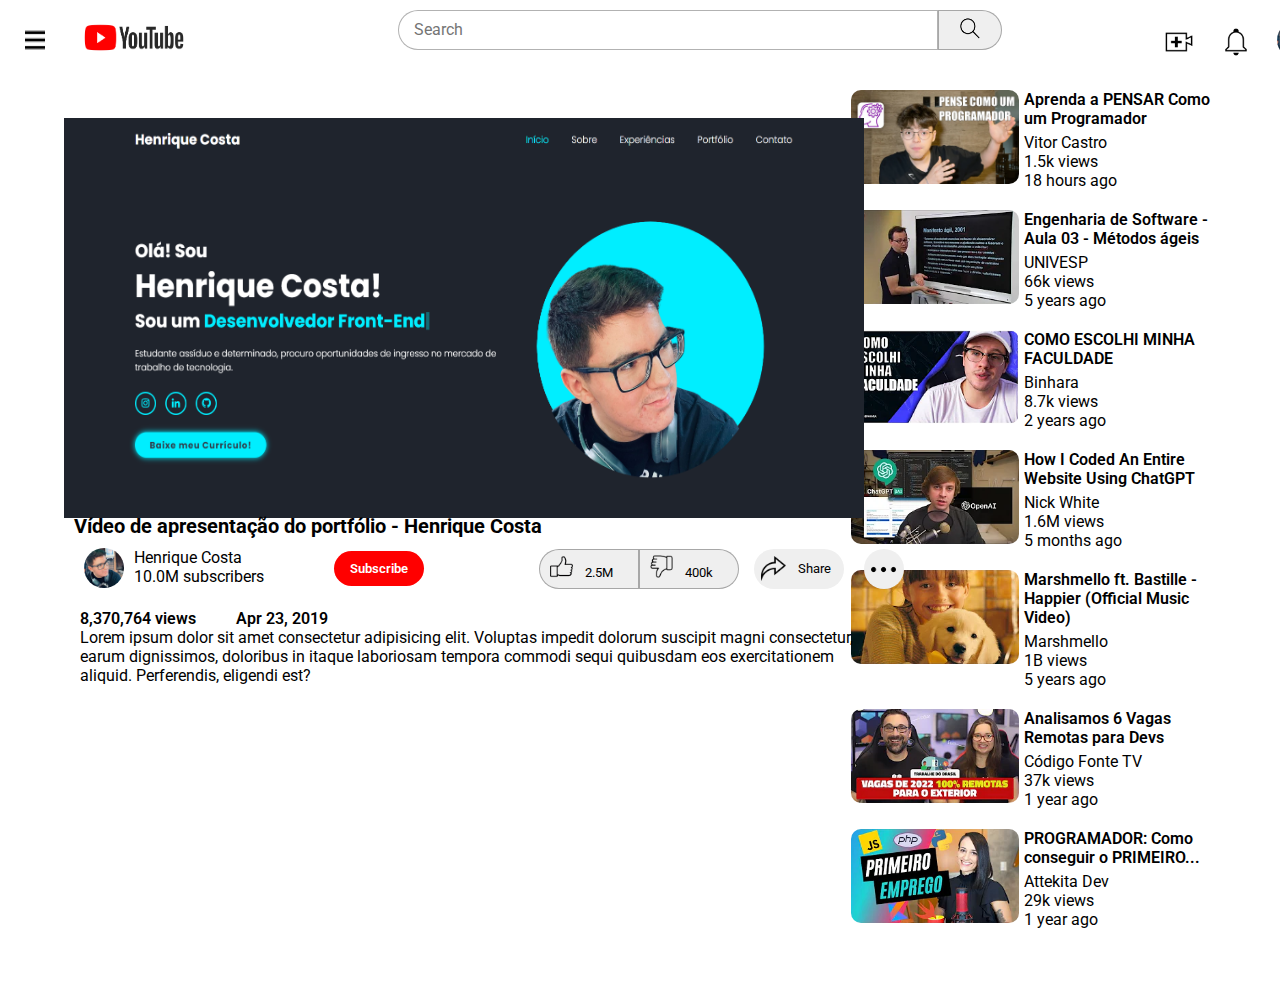
<file: CSS-2/index.html>
<!DOCTYPE html>
<html lang="pt-br">
  <head>
    <meta charset="UTF-8" />
    <meta name="viewport" content="width=device-width, initial-scale=1.0" />
    <link rel="stylesheet" href="assets/styles/styles.css" />
    <title>Youtube</title>
  </head>
  <body>
    <header>
      <!--Criação dos itens do menu de navegação-->
      <div class="menu-navegacao">
        <img src="assets/images/menu.png" alt="Menu de Navegação" />
      <div class="logo">
        <img src="assets/images/YoutubeLogo.png" alt="Logo do Youtube" />
      </div>
        </div>
      </div>
      <div class="menu-pesquisa">
        <input type="text" name="pesquisar" id="#barra-pesquisa" placeholder="Search" />
        <button type="submit">
          <img src="assets/images/pesquisa.png" alt="Ícone pesquisa" />
        </button>
      </div>
      <div class="perfil">
        <div class="upload">
          <img src="assets/images/upload.png" alt="Ícone de upload de videos" />
        </div>
        <div class="notificacoes">
          <img
            src="assets/images/notificacao.png"
            alt="Ícone de notificações"
          />
        </div>
        <div class="perfil-usuario">
          <img
            src="assets/images/perfil.jpg"
            alt="Exemplo de imagem de perfil"
          />
        </div>
      </div>
    </header>

    <!--Parte do vídeo e recomendações-->
      <section>
        <div class="conteudo">
        <div class="video">
            <img src="assets/images/capa-video.png" alt="Exemplo de capa de vídeo">
            <div class="titulo-video">
                <h3>Vídeo de apresentação do portfólio - Henrique Costa</h3>
            </div>
            <div class="descricao-canal">
            <img src="assets/images/perfil.jpg" alt="Exemplo de imagem de perfil">
            <div class="texto">
              <p class="titulo-canal">Henrique Costa</p>
            <p class="numero-inscritos">10.0M subscribers</p>
          </div>
        </div>
          <div class="botoes">
            <div class="inscricao">
              <button>Subscribe</button>
            </div>
            <div class="like-dislike">
                <button class="like">
                  <div class="imagem">
                    <img src="assets/images/thumb-up.png" alt="Gostei!">
                    <p>2.5M</p>
                  </div>
                  </button>
                <button class="dislike">
                  <div class="imagem">
                    <img src="assets/images/thumb-down.png" alt="Não Gostei.">
                    <p>400k</p>
                  </div>
                </button>
            </div>
            <div class="opcoes">
              <button>
              <div class="compartilhar">
                <img src="assets/images/share.png" alt="Ícone de compartilhamento de vídeo">
                <p>Share</p>
              </div>
              </button>
              
              <div class="mais-opcoes">
                <button>
                    <img src="assets/images/more.png" alt="Mais opções">
                </button>
              </div>
            </div>
          </div>
          <div class="estatisticas-video">
            <p class="visualizacoes">8,370,764 views</p>
            <p class="data">Apr 23, 2019</p>
          </div>
          <div class="descricao-video">
            <p class="descricao">Lorem ipsum dolor sit amet consectetur adipisicing elit. Voluptas impedit dolorum suscipit magni consectetur, earum dignissimos, doloribus in itaque laboriosam tempora commodi sequi quibusdam eos exercitationem aliquid. Perferendis, eligendi est?</p>
          </div>
        </div> 
        <!--Recomendações de vídeos similares-->
        <div class="menu-recomendacoes">
          <div class="recomendacao">
            <img src="assets/images/video2.webp" alt="thumbnail do vídeo de exemplo 2">
            <p class="titulo-recomendacao">Aprenda a PENSAR Como um Programador</p>
            <p class="descricao-recomendacao">Vitor Castro</p>
            <p class="descricao-recomendacao-1">1.5k views</p>
            <p class="descricao-recomendacao-2">18 hours ago</p>
          </div>
          <div class="recomendacao">
            <img src="assets/images/video4.webp" alt="thumbnail do vídeo de exemplo 4">
            <p class="titulo-recomendacao">Engenharia de Software - Aula 03 - Métodos ágeis</p>
            <p class="descricao-recomendacao">UNIVESP</p>
            <p class="descricao-recomendacao-1">66k views</p>
            <p class="descricao-recomendacao-2">5 years ago</p>
          </div>
          <div class="recomendacao">
            <img src="assets/images/video5.webp" alt="thumbnail do vídeo de exemplo 5">
            <p class="titulo-recomendacao">COMO ESCOLHI MINHA FACULDADE</p>
            <p class="descricao-recomendacao">Binhara</p>
            <p class="descricao-recomendacao-1">8.7k views</p>
            <p class="descricao-recomendacao-2">2 years ago</p>
          </div>
          <div class="recomendacao">
            <img src="assets/images/video6.webp" alt="thumbnail do vídeo de exemplo 6">
            <p class="titulo-recomendacao">How I Coded An Entire Website Using ChatGPT</p>
            <p class="descricao-recomendacao">Nick White</p>
            <p class="descricao-recomendacao-1">1.6M views</p>
            <p class="descricao-recomendacao-2">5 months ago</p>
          </div>
          <div class="recomendacao">
            <img src="assets/images/video7.webp" alt="thumbnail do vídeo de exemplo 7">
            <p class="titulo-recomendacao">Marshmello ft. Bastille - Happier (Official Music Video)</p>
            <p class="descricao-recomendacao">Marshmello</p>
            <p class="descricao-recomendacao-1">1B views</p>
            <p class="descricao-recomendacao-2">5 years ago</p>
          </div>
          <div class="recomendacao">
            <img src="assets/images/video8.webp" alt="thumbnail do vídeo de exemplo 8">
            <p class="titulo-recomendacao">Analisamos 6 Vagas Remotas para Devs</p>
            <p class="descricao-recomendacao">Código Fonte TV</p>
            <p class="descricao-recomendacao-1">37k views</p>
            <p class="descricao-recomendacao-2">1 year ago</p>
          </div>
          <div class="recomendacao">
            <img src="assets/images/video9.webp" alt="thumbnail do vídeo de exemplo 9">
            <p class="titulo-recomendacao">PROGRAMADOR: Como conseguir o PRIMEIRO...</p>
            <p class="descricao-recomendacao">Attekita Dev</p>
            <p class="descricao-recomendacao-1">29k views</p>
            <p class="descricao-recomendacao-2">1 year ago</p>
          </div>
        </div>
        </div>
        
      </section>
    

    </div>
  </body>
</html>
</file>
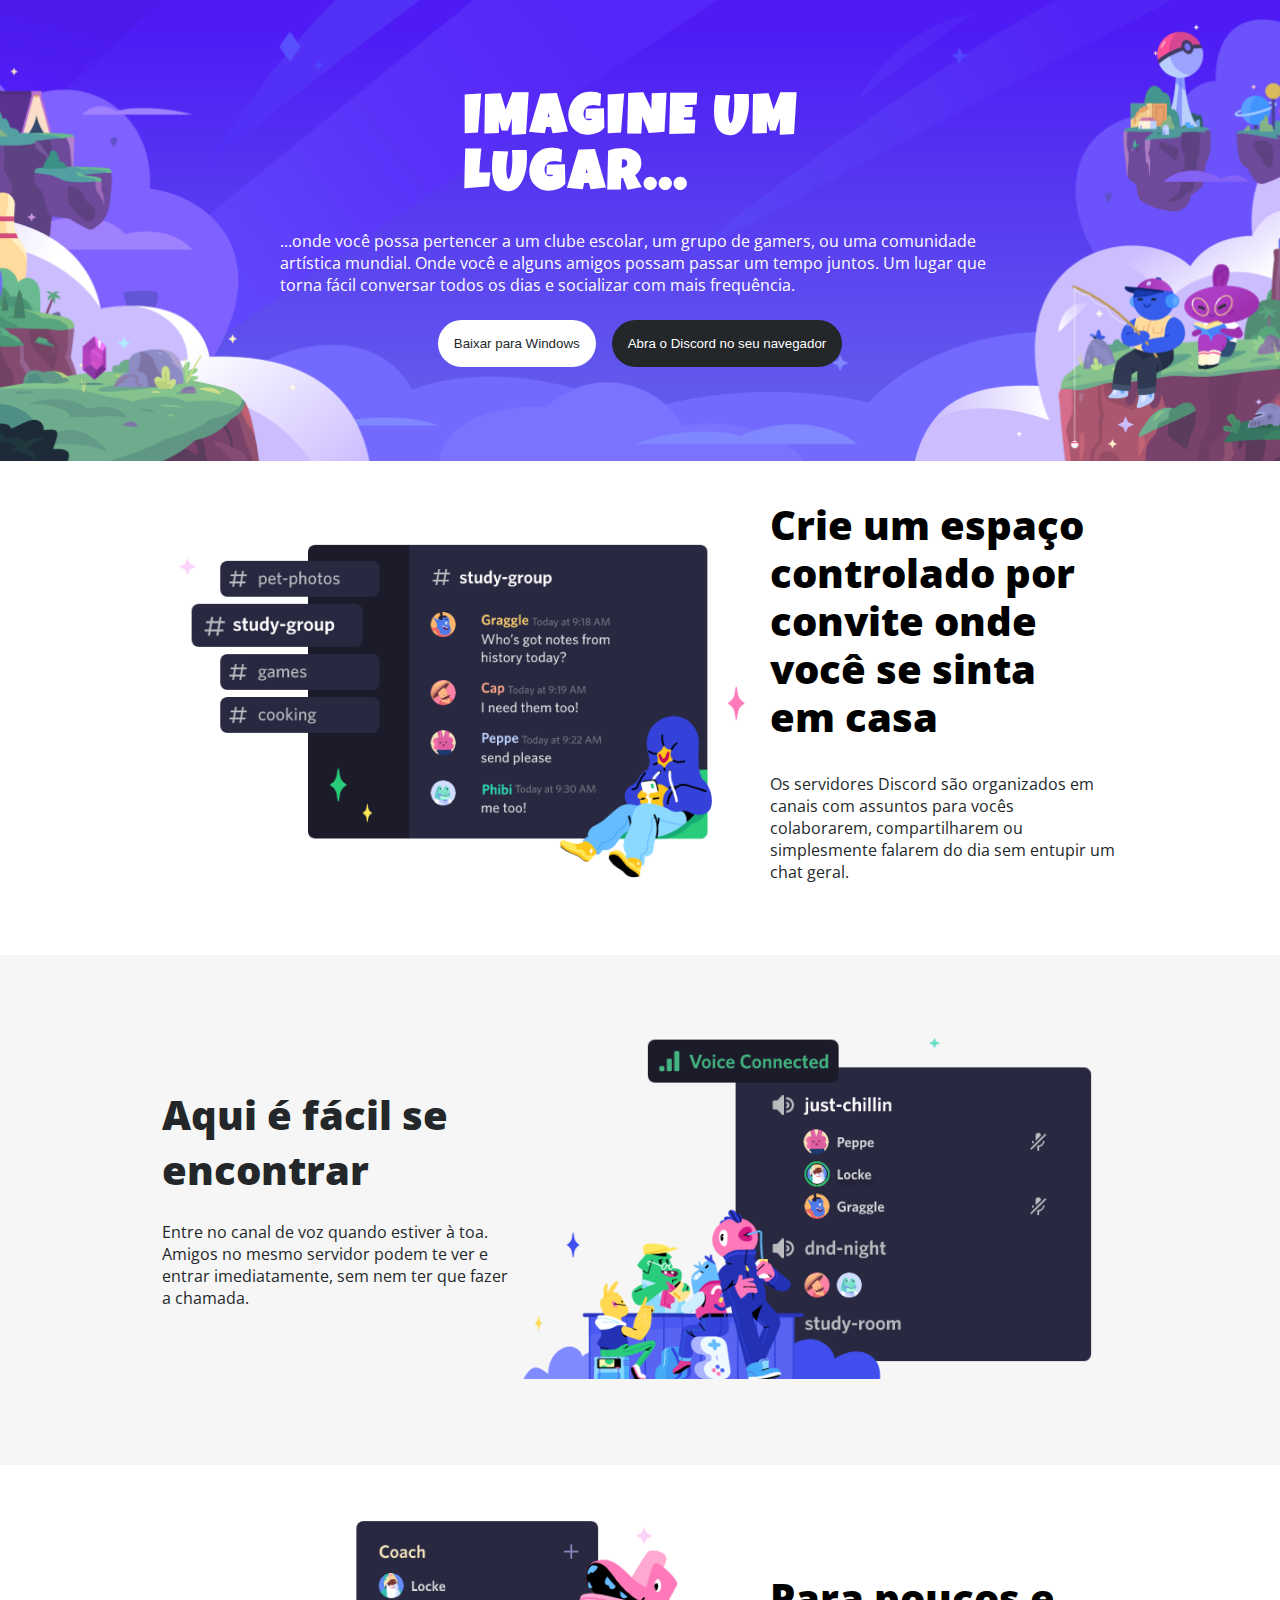
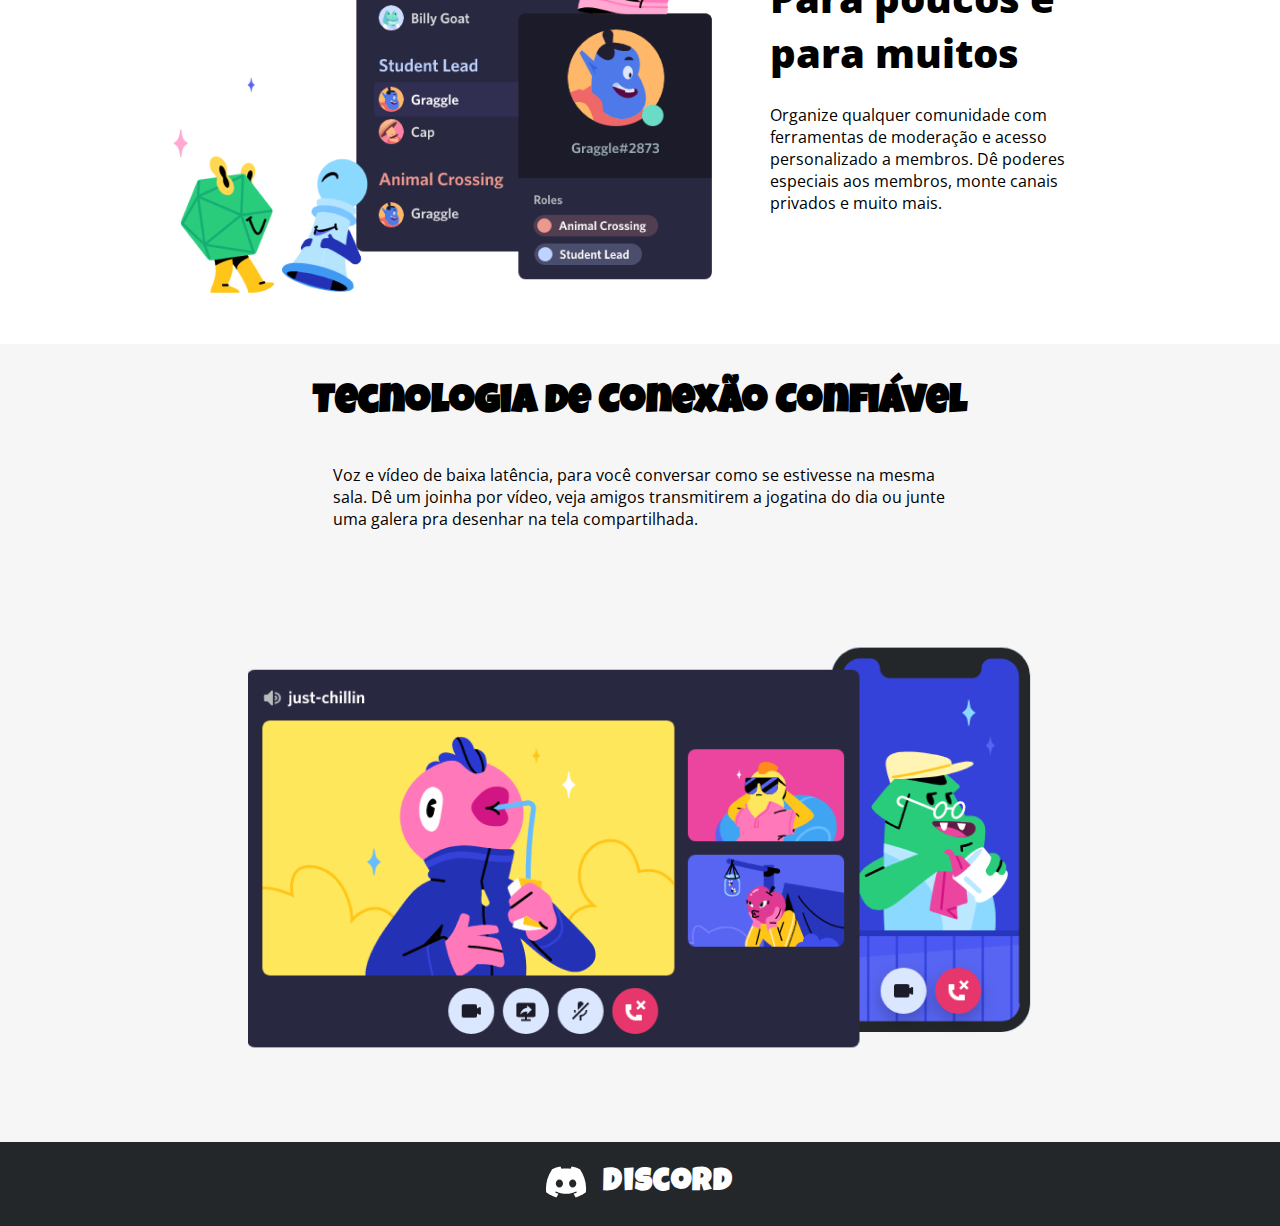
<file: CSS-4/index.html>
<!DOCTYPE html>
<html lang="pt-br">
  <head>
    <meta charset="UTF-8" />
    <meta name="viewport" content="width=device-width, initial-scale=1.0" />
    <link rel="stylesheet" href="assets/styles/style.css" />
    <link
      rel="shortcut icon"
      href="assets/images/discord-icon.svg"
      type="image/x-icon"
    />
    <title>Discord</title>
  </head>
  <body>
    <header>
      <div class="conteudo-header">
        <h1 class="header-h1">Imagine um lugar...</h1>
        <p class="header-p">
          ...onde você possa pertencer a um clube escolar, um grupo de gamers,
          ou uma comunidade artística mundial. Onde você e alguns amigos possam
          passar um tempo juntos. Um lugar que torna fácil conversar todos os
          dias e socializar com mais frequência.
        </p>
        <div class="header-botoes">
          <button class="botao-baixar">Baixar para Windows</button>
          <button class="abrir-no-navegador">
            Abra o Discord no seu navegador
          </button>
        </div>
      </div>
    </header>
    <main>
      <section class="secao-1">
        <div class="conteudo-secao-1">
          <div class="imagem-secao-1">
            <img
              src="assets/images/Secao-1.png"
              alt=""
              class="imagem-secao-1"
            />
          </div>
          <div class="texto-secao-1">
            <h3 class="secao-1-h3">
              Crie um espaço controlado por convite onde você se sinta em casa
            </h3>
            <p class="secao-1-p">
              Os servidores Discord são organizados em canais com assuntos para
              vocês colaborarem, compartilharem ou simplesmente falarem do dia
              sem entupir um chat geral.
            </p>
          </div>
        </div>
      </section>
      <section class="sessao-2">
        <div class="conteudo-sessao-2">
          <div class="imagem-sessao-2">
            <img src="assets/images/Sessao-2.png" alt="" />
          </div>
          <div class="texto-sessao-2">
            <h3 class="h3-sessao-2">Aqui é fácil se encontrar</h3>
            <p class="p-sessao-2">
              Entre no canal de voz quando estiver à toa. Amigos no mesmo
              servidor podem te ver e entrar imediatamente, sem nem ter que
              fazer a chamada.
            </p>
          </div>
        </div>
      </section>
      <section class="sessao-3">
        <div class="conteudo-sessao-3">
          <div class="imagem-sessao-3">
            <img src="assets/images/Sessao-3.png" alt="" />
          </div>
          <div class="texto-sessao-3">
            <h3 class="h3-sessao-3">Para poucos e para muitos</h3>
            <p class="p-sessao-3">
              Organize qualquer comunidade com ferramentas de moderação e acesso
              personalizado a membros. Dê poderes especiais aos membros, monte
              canais privados e muito mais.
            </p>
          </div>
        </div>
      </section>
      <section class="sessao-4">
        <div class="conteudo-sessao-4">
          <div class="imagem-sessao-4">
            <img src="assets/images/Sessao-4.png" alt="" />
          </div>
          <div class="texto-sessao-4">
            <h3 class="h3-sessao-4">Tecnologia de Conexão Confiável</h3>
            <p class="p-sessao-4">
              Voz e vídeo de baixa latência, para você conversar como se
              estivesse na mesma sala. Dê um joinha por vídeo, veja amigos
              transmitirem a jogatina do dia ou junte uma galera pra desenhar na
              tela compartilhada.
            </p>
          </div>
        </div>
      </section>
    </main>
    <footer>
      <div class="conteudo-footer">
        <div class="logo">
          <img src="assets/images/discord-icon.svg" alt="" />
        </div>
        <div class="texto-footer">
          <h3 class="h3-footer">Discord</h3>
        </div>
      </div>
    </footer>
  </body>
</html>
</file>
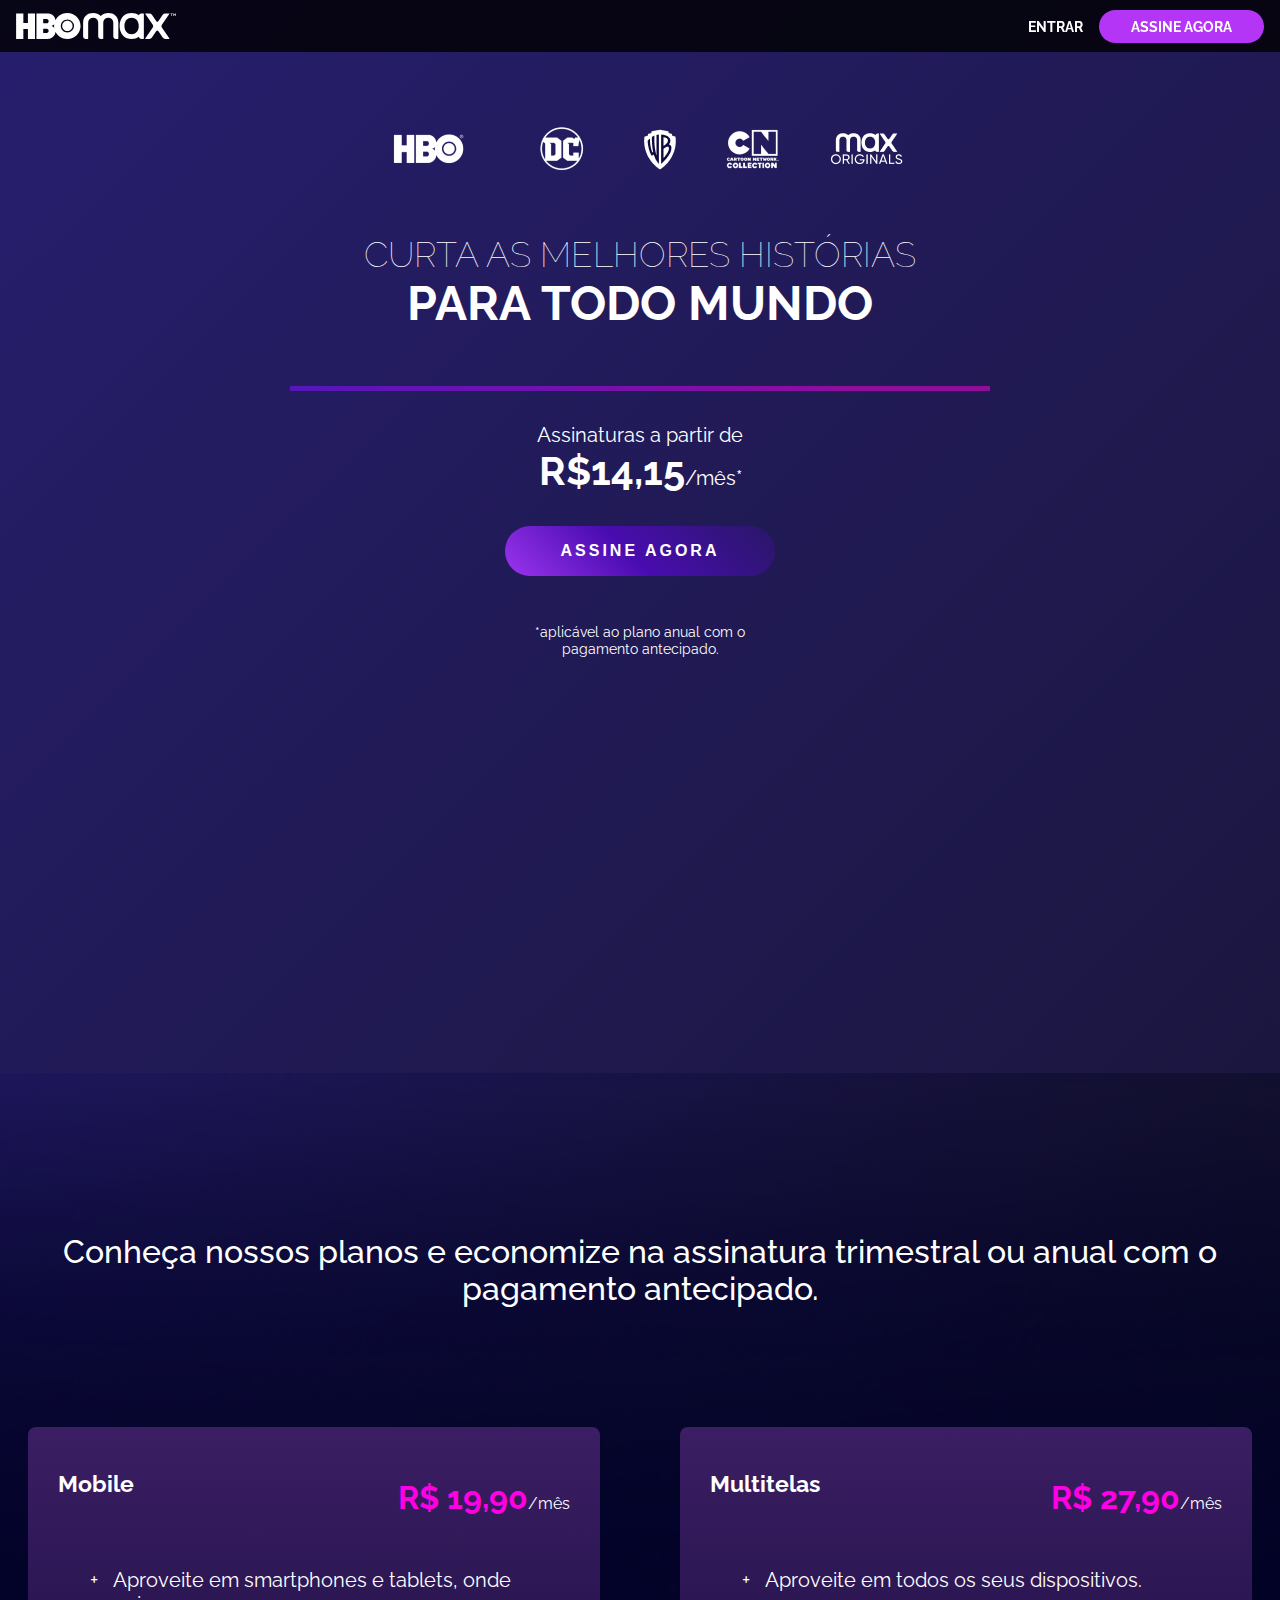
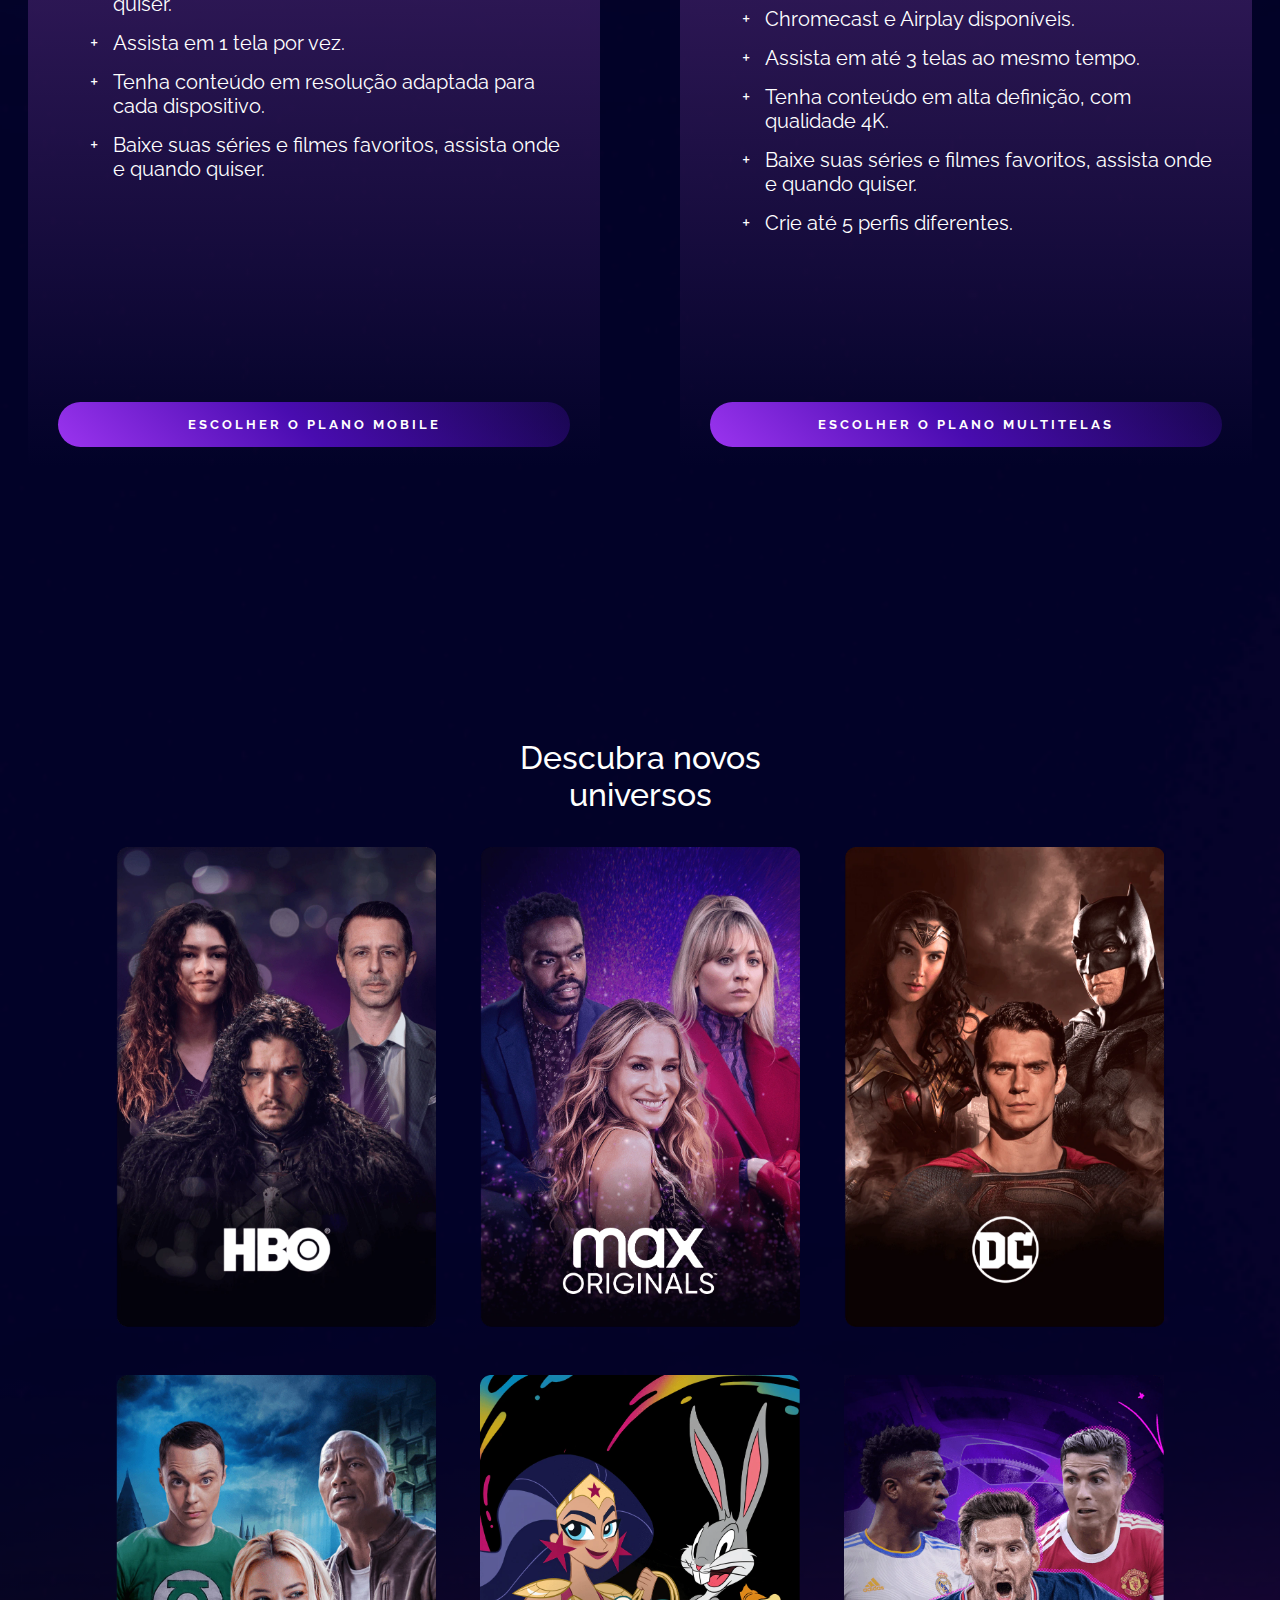
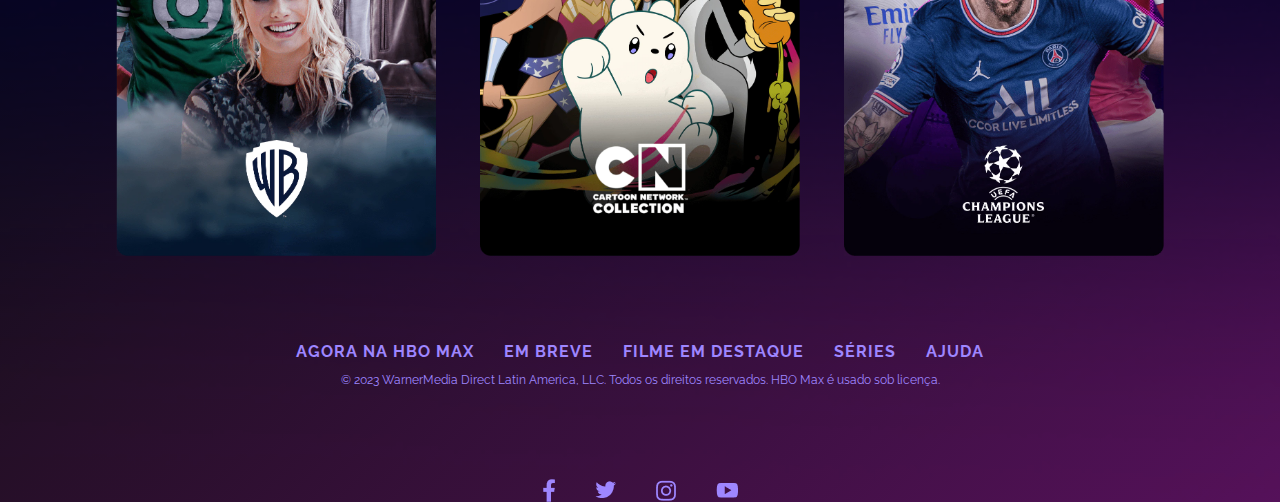
<file: CSS-6/index.html>
<!DOCTYPE html>
<html lang="en">
  <head>
    <meta charset="UTF-8" />
    <meta name="viewport" content="width=device-width, initial-scale=1.0" />
    <title>HBO Max</title>
    <link rel="stylesheet" href="assets/css/main.css" />
  </head>
  <body>
    <!--Início do Cabeçalho-->
    <header>
      <nav class="menu">
        <div class="menu__item">
          <a href="index.html"
            ><img src="assets/images/hbo-logo.svg" alt="Logo da HBO Max"
          /></a>
        </div>
        <div class="menu__item">
          <a href="logon.html">Entrar</a>
          <a href="#planos" class="menu__btn">Assine Agora</a>
        </div>
      </nav>
    </header>
    <!--Fim do Cabeçalho-->
    <main>
      <section class="banner" id="banner">
        <div class="banner__img">
          <img src="assets/images/hbo.png" alt="Logo da HBO" />
          <img src="assets/images/dc.png" alt="Logo da DC" />
          <img src="assets/images/wb.png" alt="Logo da WB" />
          <img
            src="assets/images/cartoon-network_neutral.png"
            alt="Logo da Cartoon Network"
          />
          <img
            src="assets/images/max_originals.png"
            alt="Logo da MAX originals"
          />
        </div>
        <div class="banner__heading">
          <h1>Curta as melhores histórias <span>para todo mundo</span></h1>
        </div>
        <div class="banner__divisor"></div>
        <div class="banner__oferta">
          <p>Assinaturas a partir de</p>
          <p class="preco"><span>R$14,15</span>/mês*</p>
        </div>
        <div class="banner__button">
          <button><a href="#planos">Assine Agora</a></button>
        </div>
        <div class="oferta__observacao">
          <p>*aplicável ao plano anual com o pagamento antecipado.</p>
        </div>
      </section>
      <!--Início Planos-->
      <div class="background-image">
        <section class="planos" id="planos">
          <div class="planos__container">
            <div class="planos__heading">
              <h1>
                Conheça nossos planos e economize na assinatura trimestral ou
                anual com o pagamento antecipado.
              </h1>
            </div>
            <div class="planos__cards">
              <div class="planos__mobile">
                <div class="mobile__txt">
                  <div class="txt__heading">
                    <h3>Mobile</h3>
                    <p>R$ 19,90<span>/mês</span></p>
                  </div>
                  <ul class="planos__desc">
                    <li>Aproveite em smartphones e tablets, onde quiser.</li>
                    <li>Assista em 1 tela por vez.</li>
                    <li>
                      Tenha conteúdo em resolução adaptada para cada
                      dispositivo.
                    </li>
                    <li>
                      Baixe suas séries e filmes favoritos, assista onde e
                      quando quiser.
                    </li>
                  </ul>
                </div>
                <div class="mobile__btn">
                  <button>Escolher o Plano Mobile</button>
                </div>
              </div>
              <div class="planos__multitelas">
                <div class="multitelas__txt">
                  <div class="txt__heading">
                    <h3>Multitelas</h3>
                    <p>R$ 27,90<span>/mês</span></p>
                  </div>

                  <ul class="planos__desc">
                    <li>Aproveite em todos os seus dispositivos.</li>
                    <li>Chromecast e Airplay disponíveis.</li>
                    <li>Assista em até 3 telas ao mesmo tempo.</li>
                    <li>Tenha conteúdo em alta definição, com qualidade 4K.</li>
                    <li>
                      Baixe suas séries e filmes favoritos, assista onde e
                      quando quiser.
                    </li>
                    <li>Crie até 5 perfis diferentes.</li>
                  </ul>
                </div>
                <div class="multitelas__btn">
                  <button>Escolher o Plano Multitelas</button>
                </div>
              </div>
            </div>
          </div>
        </section>
        <section class="lancamentos" id="lancamentos">
          <div class="container__heading">
            <h2>Descubra novos universos</h2>
          </div>
          <div class="lancamentos__container">
            <div class="container__box">
              <img
                src="assets/images/hbo-default_0.webp"
                alt="Imagem do container 1"
              />
            </div>
            <div class="container__box">
              <img
                src="assets/images/MAX-Default.webp"
                alt="Imagem do container 2"
              />
            </div>
            <div class="container__box">
              <img
                src="assets/images/DC_Default.webp"
                alt="Imagem do container 3"
              />
            </div>
            <div class="container__box">
              <img
                src="assets/images/WB-Default.webp"
                alt="Imagem do container 4"
              />
            </div>
            <div class="container__box">
              <img
                src="assets/images/CN-Default.webp"
                alt="Imagem do container 5"
              />
            </div>
            <div class="container__box">
              <img
                src="assets/images/UCL-Default.webp"
                alt="Imagem do container 6"
              />
            </div>
          </div>
        </section>
        <footer class="footer" id="footer">
          <div class="links__container">
            <a href="https://www.hbomax.com/br/pt/sitemap">Agora na HBO max</a>
            <a href="https://www.hbomax.com/br/pt/coming-soon">Em breve</a>
            <a href="https://www.hbomax.com/br/pt/feature">Filme em destaque</a>
            <a href="https://www.hbomax.com/br/pt/series">Séries</a>
            <a href="https://help.hbomax.com">Ajuda</a>
          </div>
          <p>
            © 2023 WarnerMedia Direct Latin America, LLC. Todos os direitos
            reservados. HBO Max é usado sob licença.
          </p>
          <div class="social__container">
            <img src="assets/images/fb_0.png" alt="" />
            <img src="assets/images/twitter_0.png" alt="" />
            <img src="assets/images/instagram_0.png" alt="" />
            <img src="assets/images/youtube_0.png" alt="" />
          </div>
        </footer>
      </div>
    </main>
  </body>
</html>
</file>
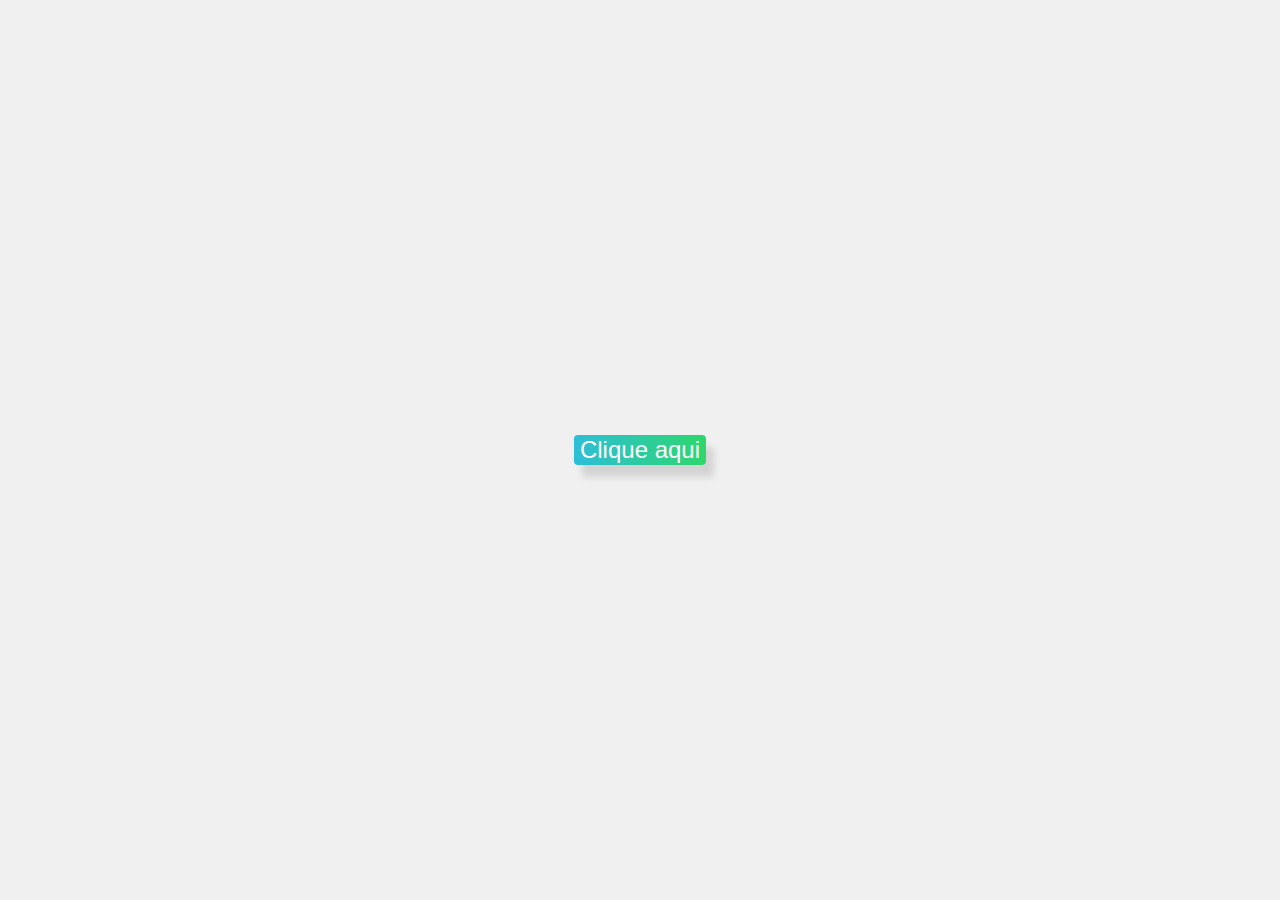
<file: CSS-5/Exemplo-1/index.html>
<!DOCTYPE html>
<html lang="en">
  <head>
    <meta charset="UTF-8" />
    <meta name="viewport" content="width=device-width, initial-scale=1.0" />
    <link rel="stylesheet" href="../Exemplo-1/assets/styles/styles.css" />
    <title>Exemplos práticos de animações em CSS - Parte 1</title>
  </head>
  <body>
    <button>Clique aqui</button>
  </body>
</html>
</file>
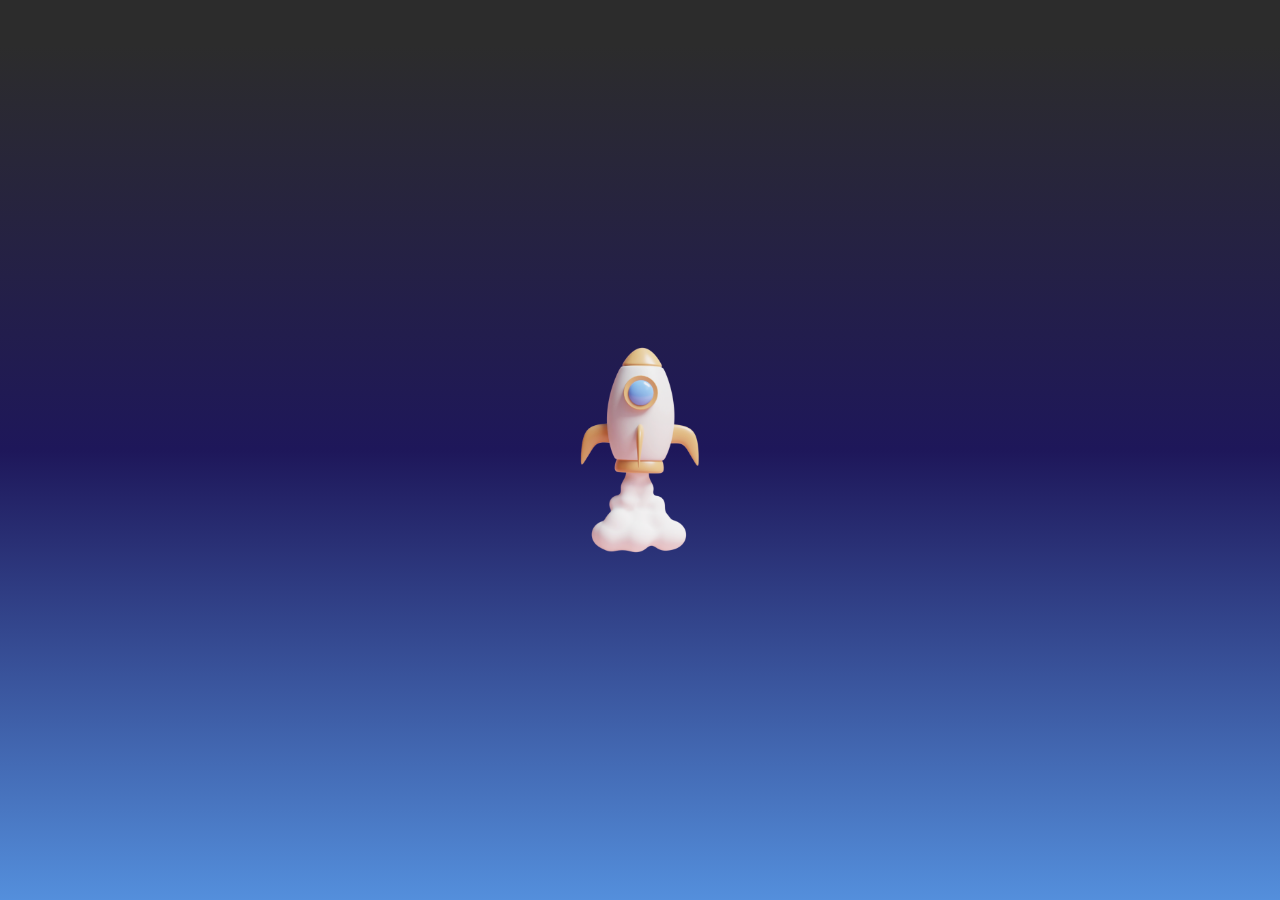
<file: CSS-5/Exemplo-3/index.html>
<!DOCTYPE html>
<html lang="en">
  <head>
    <meta charset="UTF-8" />
    <meta name="viewport" content="width=device-width, initial-scale=1.0" />
    <link rel="stylesheet" href="assets/styles/styles.css" />
    <title>Exemplos práticos de animações em CSS - Parte 3</title>
  </head>
  <body>
    <img src="assets/images/rocket-3d.png" class="foguete" />
  </body>
</html>
</file>
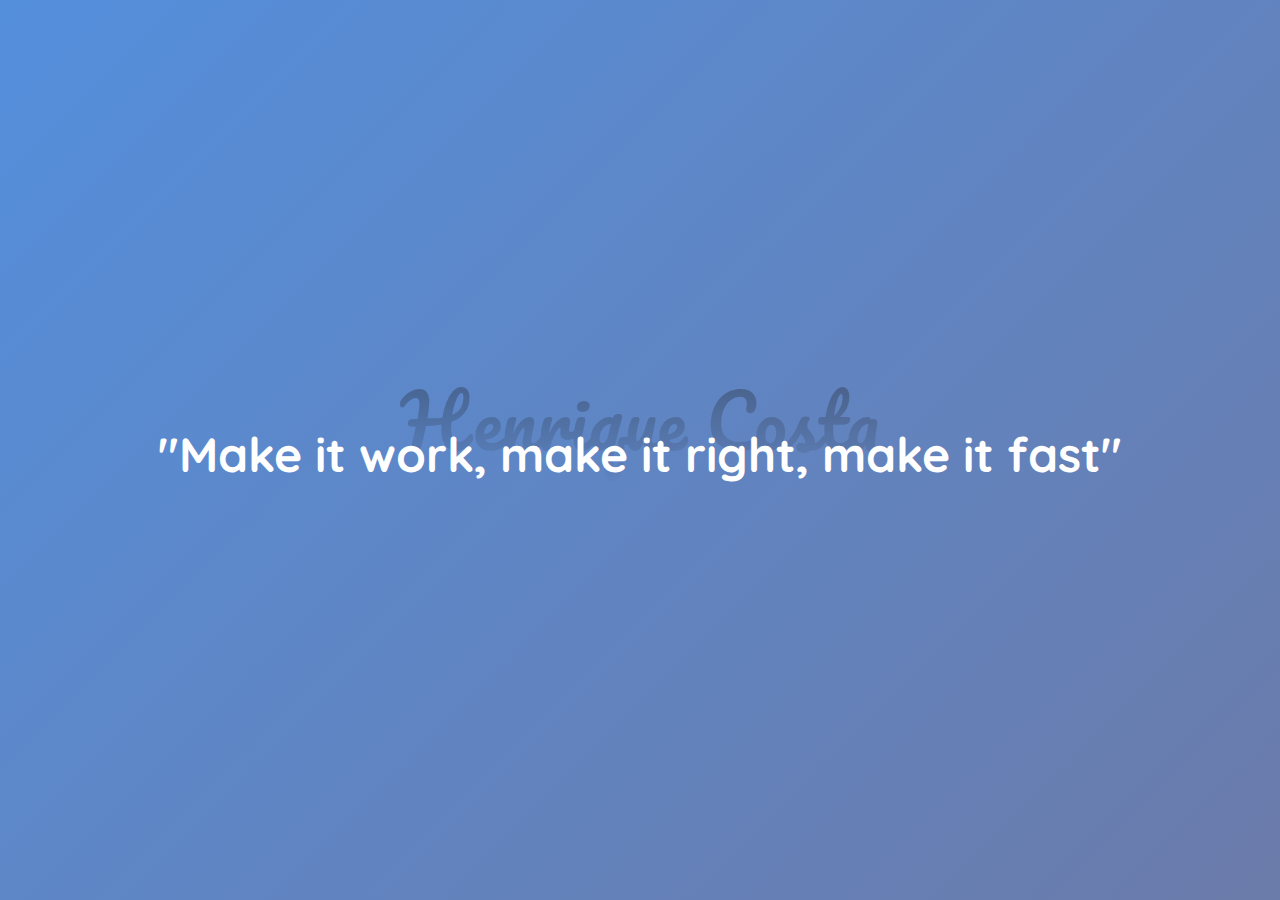
<file: CSS-5/Exemplo-4/index.html>
<!DOCTYPE html>
<html lang="en">
  <head>
    <meta charset="UTF-8" />
    <meta name="viewport" content="width=device-width, initial-scale=1.0" />
    <link rel="stylesheet" href="styles/styles.css" />
    <title>Exemplos práticos de animações em CSS - parte 4</title>
  </head>
  <body>
    <blockquote>
      <p class="gradient-word">Henrique Costa</p>
      <h1>"Make it work, make it right, make it fast"</h1>
    </blockquote>
  </body>
</html>
</file>
<file: CSS-2/assets/styles/styles.css>
@import url('https://fonts.googleapis.com/css2?family=Roboto:wght@100;300;400;500;700;900&display=swap');

* {
    box-sizing: border-box;
    margin: 0;
    padding: 0;
    font-family: roboto, sans-serif;
}

/* Menu de navegação */

header {
    position: sticky;
    display: flex;
    justify-content: space-between;
    width: 100%;
    align-items: center;
}

.menu-navegacao {
    display: flex;
    flex-wrap: nowrap;
}

.menu-navegacao img {
    margin: 20px;
}

.logo img {
    margin: 20px 0;
    width: 8em;
    height: 2em;
}

.menu-pesquisa {
    margin: 20px 200px;
}

.menu-pesquisa input {
    position: relative;
    bottom: 10px;
    width: 540px;
    height: 3em;
    border-radius: 100px 0 0 100px;
    border: 1px solid rgba(0, 0, 0, .3);
}

.menu-pesquisa button  {
    position: absolute;
    top: 10px;
    width: 64px;
    height: 40px;
    border-radius: 0 40px 40px 0;
    border: 1px solid rgba(0, 0, 0, .3);
    margin: 0;
}

.menu-pesquisa button img {
    width: 2em;
    height: 2em;
}

.menu-pesquisa input::placeholder {
    padding: 15px;
    font-size: 16px;
}

.perfil {
    margin: 0 25px;
    display: flex;
    flex-direction:row;
    gap: 25px;
}

.upload img, .notificacoes img {
    width: 32px;
    height: 32px;
    margin-top: 8px;
}

.perfil-usuario img {
    width: 36px;
    height: 36px;
    margin-top: 4px;
    border-radius: 50%;
}

/* Conteúdo do vídeo */

section .conteudo {
    width: 95%;
    display: flex;
    flex-direction: row;
    justify-content: flex-end;
    align-items: center;
}

.video {
    height: 100%;
    position: absolute;
    top: 100px;
    left: 0;
}

.video img {
    position: relative;
    top: 2%;
    left: 8%;
    width: 800px;
    height: 400px;
}

.titulo-video h3 {
    position: relative;
    left: 8%;
    font-size: 20px;
    margin: 10px;
    width: 500px;
}

.descricao-canal {
    display: inline-flex;
    position: relative;
    justify-content: flex-start;
    column-gap: 70px;
    width: 300px;
    left: 3%;
}

.descricao-canal img {
    width: 40px;
    height: 40px;
    border-radius: 50%;
    position: relative;
    left: 20%;
}

.botoes {
    display: inline-flex;
    position: relative;
    justify-content: flex-start;
    align-items: center;
    column-gap: 10px;
    width: 500px;
    height: 50px;
}

.botoes .inscricao button {
    position: relative;
    left: 30px;
    bottom: 15px;
    width: 90px;
    padding: 10px;
    background-color: #ff0000;
    color: #fff;
    font-weight: 600;
    border-radius: 100px;
    border: none;
}

.botoes .like-dislike {
    position: relative;
    left: 30px;
    top: 5px;
    height: 90px;
    display: inline-flex;
    padding: 5px;
}

.botoes .like-dislike button {
    width: 100px;
    height: 40px;
    border: 1px solid rgba(0, 0, 0, .3);
}

.botoes .like-dislike .like {
    border-radius: 100px 0 0 100px;
}

.botoes .like-dislike .dislike {
    border-radius: 0 100px 100px 0;
}

.like-dislike button .imagem {
    display: inline-flex;
    height: 30px;
    margin: 5px 30px 20px 5px;
}

.like-dislike button .imagem img {
    display: inline-flex;
    width: 23px;
    height: 23px;
    position: relative;
    left: 5px;
}

.like-dislike button .imagem p {
    display: inline-flex;
    width: 45px;
    height: 25px;
    margin-left: 0;
    position: relative;
    justify-content: flex-end;
    align-items: flex-end;
}

.like-dislike {
    margin-left: 100px;
}

.opcoes {
    display: inline-flex;
    justify-content: flex-end;
    gap: 20px;
    position: relative;
    bottom: 15px;
    left: 30px;

}

.opcoes button {
    width: 90px;
    height: 40px;
    border-radius: 100px;
    border: none;
}

.compartilhar {
    display: flex;
    justify-content: space-between;
}

.compartilhar button {
    border-radius: 100px;
}

.compartilhar img {
    display: inline-flex;
    position: relative;
    width: 25px;
    height: 25px;
}

.compartilhar p {
    display: inline-flex;
    justify-content: center;
    position: relative;
    width: 60px;
    margin-top: 5px;
}

.mais-opcoes {
    display: inline-flex;
    justify-content: center;
    position: relative;
}

.mais-opcoes button {
    width: 40px;
    height: 40px;
}

.mais-opcoes button img {
    display: flex;
    width: 25px;
    height: 25px;
    position: relative;
    left: 7px;
    justify-content: center;
    align-items: center;
}

.estatisticas-video {
    width: 300px;
    display: flex;
    flex-direction: row;
    gap: 40px;
    position: relative;
    left: 10%;  
}

.estatisticas-video p {
    font-weight: 600;
}

.descricao-video {
    display: flex;
    flex-direction: row;
    flex-wrap: wrap;
    width: 800px;
    gap: 40px;
    position: relative;
    left: 10%;  
}

/* Recomendações */

.menu-recomendacoes {
    display: grid;
    grid-template-areas: 
    "a"
    "b c d";
    width: 30%;
    flex-direction: column;
    justify-content: flex-end;
}

.recomendacao {
    display: inline-grid;
    width: 100%;
    margin: 10px auto;
}

.recomendacao img {
    display: grid;
    grid-row-start: 1;
    grid-row-end: 6;
    width: 168px;
    height: 94px;
    border-radius: 10px;
}

.recomendacao p {
    display: grid;
    grid-column-start: 2;
    grid-column-end: 2;
    height: auto;
    padding-left: 5px;
}

.titulo-recomendacao {
    font-weight: 600;
    grid-row-start: 1;
    grid-row-end: 2;
    padding-bottom: 5px;
    justify-self: start;
}

.descricao-recomendacao {
    grid-row-start: 3;
    grid-row-end: 4;
    grid-column-start: 2;
    grid-column-end: 2;
    justify-self: start;
}

.descricao-recomendacao-1 {
    grid-row-start: 4;
    grid-row-end: 5;
    grid-column-start: 2;
    grid-column-end: 2;
    justify-self: start;
}

.descricao-recomendacao-2 {
    grid-row-start: 5;
    grid-row-end: 5;
    grid-column-start: 2;
    grid-column-end: 2;

}
</file>
<file: CSS-4/assets/styles/style.css>
@import url('https://fonts.googleapis.com/css2?family=Luckiest+Guy&display=swap');
@import url('https://fonts.googleapis.com/css2?family=Open+Sans:ital,wght@0,300;0,400;0,700;0,800;1,300;1,400;1,700;1,800&display=swap');

* {
    margin: 0;
    padding: 0;
    box-sizing: border-box;
}

button {
    font-family: 'Open-sans', sans-serif;
    font-weight: 500;
}

/* Estilização do header */

header {
    background-image: url('../images/Header.png');
    display: flex;
    background-repeat: no-repeat;
    background-size: cover;
    width: 100%;
    max-width: 100%;
    height: 28.8rem;
    justify-content: center;
    align-items: center;
}

.conteudo-header {
    display: flex;
    flex-direction: column;
    font-family: 'Open sans', sans-serif;
    width: 50rem;
    gap: 1.5rem;
    flex-wrap: wrap;
}

.header-h1 {
    display: flex;
    font-size: 3.5rem;
    line-height: 3.5rem;
    letter-spacing: .2rem;
    text-transform: uppercase;
    font-family: 'Luckiest Guy', arial;
    color: #fff;
    width: 22rem;
    justify-content: center;
    align-items: center;
    margin: 0 auto;

}

.header-p {
    font-size: 1rem;
    max-width: 90%;
    margin: 0 auto;
    color: #fff;
}

.header-botoes {
    gap: 1rem;
    display: flex;
    align-items: center;
    justify-content: center;
    margin: 0 auto;
}

.botao-baixar {
    background-color: #fff;
    color: #23272A;
    padding: 1rem;
    border-radius: 1.5rem;
    border: none;
}

.abrir-no-navegador {
    background-color: #23272A;
    color: #fff;
    padding: 1rem;
    border-radius: 1.5rem;
    border: none;
}
/* Ajustes Mobile - Header */
@media (max-width: 768px) {
    header {
        background-image: url('../images/HeaderM.png');
        width: 100%;
    }
    .header-h1 {
        font-size: 2rem;
    }
    .header-botoes {
        flex-wrap: wrap;
        width: 80%;
    }
    button {
        width: 100%;
    }
}

/* Estilização Sessão 1 */
.conteudo-secao-1 {
    display: flex;
    width: 80%;
    height: auto;
    color: #000;
    margin: 2.5rem auto;
    flex-wrap: wrap;
    justify-content: center;
    align-items: center;
}

.secao-1-h3 {
    font-size: 2.5rem;
    line-height: 3rem;
    font-family: 'Open sans', sans-serif;
    font-weight: 800;
    width: 20.6rem;
    height: fit-content;
}

.secao-1-p {
    margin: 2rem auto;
    font-size: 1rem;
    color: #23272A;
    width: 21.75rem;
    font-family: 'Open sans', sans-serif;
}

/* Ajustes Mobile - Sessão 1 */
@media(max-width: 768px) {
    main {
        width: 100%;
    }
    .secao-1 img {
        width: 100%;
    }
    .secao-1 h3 {
        width: 100%;
        font-size: 1.5rem;
        line-height: 2rem;
        margin-bottom: 2rem;
    }
    .secao-1 p {
        width: 100%;
    }
}

/* Estilização Sessão 2 */
.sessao-2 {
    background: #F6F6F6;
    padding: 1rem;
}

.conteudo-sessao-2 {
    display: flex;
    width: 80%;
    flex-direction: row-reverse;
    color: #23272A;
    margin: 2.5rem auto;
    justify-content: center;
    align-items: center;
}

.h3-sessao-2 {
    font-size: 2.5rem;
    width: 20.6rem;
    font-family: 'Open sans', sans-serif;
    font-weight: 800;
}

.p-sessao-2 {
    font-size: 1rem;
    width: 21.75rem;
    font-family: 'Open sans', sans-serif;
    margin: 1.5rem auto;
}

/* Ajustes Mobile - Sessão 2 */
@media(max-width: 768px) {
    .conteudo-sessao-2 {
        flex-wrap: wrap;
    }
    .conteudo-sessao-2 img {
        width: 100%;
    }
    .conteudo-sessao-2 h3 {
        width: 90%;
        font-size: 1.5rem;
        margin: 1.5rem 0;
    }
}
/* Estilização Sessão 3 */
.conteudo-sessao-3 {
    width: 80%;
    display: flex;
    justify-content: center;
    align-items: center;
    margin: 2.5rem auto;
    font-family: 'Open sans', sans-serif;
}

.h3-sessao-3 {
    width: 20.6rem;
    font-weight: 800;
    font-size: 2.5rem;
}

.p-sessao-3 {
    width: 21.75rem;
    font-size: 1rem;
    margin: 1.5rem auto;
}

/* Ajustes Mobile - Sessão 3 */
@media(max-width: 768px) {
    .conteudo-sessao-3 {
        flex-wrap: wrap;
    }
    .conteudo-sessao-3 img {
        width: 100%;;
    }
    .conteudo-sessao-3 h3 {
        width: 95%;
        font-size: 1.5rem;
        margin: 1.5rem 0;
    }
}

/* Estilização - Sessão 4 */
.sessao-4 {
    background-color: #F6F6F6;
}

.conteudo-sessao-4 {
    width: 80%;
    display: flex;
    flex-wrap: wrap-reverse;
    justify-content: center;
    align-items: center;
    margin: auto;
    font-family: 'Open sans', sans-serif;
}

.h3-sessao-4 {
    display: flex;
    width: 100%;
    margin: 2.5rem auto;
    align-items: center;
    justify-content: center;
    font-weight: 800;
    font-size: 2.5rem;
    font-family: 'Luckiest Guy', sans-serif;
}

.p-sessao-4 {
    width: 60%;
    font-size: 1rem;
    margin: 1.5rem auto;
}

.imagem-sessao-4 {
    display: flex;
    width: 100%;
    justify-content: center;
    align-items: center;
    padding: 2.5rem;
}

@media(max-width: 768px) {
    .conteudo-sessao-4 {
        flex-wrap: wrap-reverse;
    }
    .conteudo-sessao-4 img {
        width: 100%;
    }
    .conteudo-sessao-4 h3 {
        width: 95%;
        font-size: 2rem;
        margin: 1.5rem 0;
    }
    .conteudo-sessao-4 p {
        width: 100%;
    }
}

/* Estilização do footer */

footer {
    background-color: #23272A;
    margin: 0 auto;
    padding: 1.5rem 0;
    width: 100%;
}

.conteudo-footer {
    display: flex;
    justify-content: center;
    align-items: center;
    flex-wrap: nowrap;
    gap: 1rem;
}

.h3-footer {
    font-family: 'Luckiest Guy', sans-serif;
    font-weight: 800;
    color: #fff;
    font-size: 2rem;
    letter-spacing: .1rem;
    text-transform: capitalize;
}

/* Ajustes Mobile - Footer */
@media (max-width: 768px) {
    .h3-footer {
        font-size: 1.5rem;
    }
}
</file>
<file: CSS-6/assets/css/main.css>
@import url("https://fonts.googleapis.com/css2?family=Raleway:wght@300;400;500;600;700&display=swap");
@import url("https://fonts.googleapis.com/css2?family=Quicksand:wght@300;400;700&display=swap");

  :root {
    --primary-color: #020228;
    --secondary-color: #ff00e5;
    --tertiary-color: #b535f6;
    --bg-main-color: linear-gradient(-45deg, #56125b, #0f0f10, #271e6e);
    --btn-bg-color-gradient: linear-gradient(
      45deg,
      #9b34ef 0%,
      #490cb0 20%,
      transparent 50%
    );
    --btn-link-bg-color: #fff;
    --btn-link-color: #000;
    --card-bg-color: linear-gradient(0deg, transparent, #3b1e63);
    --divider-bg-color: linear-gradient(
      90deg,
      #5516ba,
      rgba(255, 0, 229, 0.5) 80%
    );
    --nav-bg-color: rgba(0, 0, 0, 0.8);
    --text-color: #fff;
    --link-color: #9e86ff;
    --form-bg-color: rgba(211, 211, 211, 0.06);
    --form-field-bg-color: rgba(0, 0, 0, 0.2);
    --form-field-border: 1px solid rgba(255, 255, 255, 0.7);
    --form-field-placeholder: rgba(255, 255, 255, 0.7);
    --form-field-error: rgb(255, 76, 76);

    scroll-behavior: smooth;
  }

    /* Custom Scroll */

  ::-webkit-scrollbar {
    width: 8px;
  }

  ::-webkit-scrollbar-thumb {
    background: var(--tertiary-color);
    border-radius: 10px;
  }

  ::-webkit-scrollbar-thumb:hover {
    background: var(--secondary-color);
  }

  /* Início do Código */
  body {
    box-sizing: border-box;
    width: 100%;
    height: 100%;
    margin: 0;
    font-family: 'Raleway', sans-serif;
    color: var(--text-color);
  }

  a {
    text-decoration: none;
    color: var(--text-color);
  }

  /* Início do Cabeçalho */
  header {
    display: flex;
    width: 100%;
    background-color: var(--nav-bg-color);
    position: fixed;
    z-index: 1;
  }

  .menu {
    width: inherit;
    height: inherit;
    display: inline-flex;
    margin: .3rem 1rem;
    justify-content: space-between;
  }
  
  .menu__item {
    display: flex;
    align-items: center;
    justify-content: center;
    gap: 1rem;
  }

  .menu__item img {
    display: inline-flex;
    width: 10rem;
    gap: 2rem;
    margin: .5rem 0;
  }

  .menu__item a {
    display: inline-flex;
    color: var(--text-color);
    font-size: .9rem;
    text-decoration: none;
    font-weight: bold;
    text-transform: uppercase;
  }

  .menu__btn {
    padding: .5rem 2rem;
    background-color: var(--tertiary-color);
    border-radius: 100px;
  }

  @media only screen and (max-width: 768px){
    .menu {
      display: flex;
      flex-direction: column;
      gap: 1rem;
      margin: 1rem 0;
    }

    .menu__item img {
      width: 7.5rem;
    }

    .menu__item {
      flex-direction: row;
      gap: 2rem;
    }
  }
  /* Fim do cabeçalho */

  /* Início do Banner */
  .banner {
    display: flex;
    flex-direction: column;
    justify-content: center;
    align-items: center;
    padding: 7.5rem 0;
    gap: 2rem;
    background: var(--bg-main-color);
    background-size: 400% 400%;
    animation: mudanca-cor-banner 10s ease alternate infinite;
  }

  .banner .banner__img {
    display: inline-flex;
    flex-wrap: wrap;
    gap: 2rem;
    align-items: center;
    justify-content: center;
  }

  .banner__heading h1 {
    width: 35rem;
    display: flex;
    flex-wrap: wrap;
    font-size: 2.2rem;
    color: var(--text-color);
    font-weight: lighter;
    text-transform: uppercase;
    justify-content: center;
    align-items: center;
    text-align: center;
  }

  .banner__heading span {
    display: flex;
    font-size: 3rem;
    font-weight: bold;
    justify-content: center;
    align-items: center;
    text-align: center;
  }

  .banner__divisor {
    display: flex;
    content: "-";
    height: 5px;
    background: var(--divider-bg-color);
    width: 70%;
    max-width: 700px;
    justify-content: center;
    align-items: center;
  }

  .banner__oferta {
    display: flex;
    width: 100%;
    flex-direction: column;
    justify-content: center;
    align-items: center;
  }

  .banner__oferta p {
    width: 17rem;
    font-size: 1.25rem;
    color: var(--text-color);
    margin: 0 auto;
    text-align: center;
  }

  p span {
    font-size: 2.5rem;
    font-weight: bold;
  }

  .banner__button button {
    padding: 1rem 3.5rem;
    border-radius: 100px;
    font-size: 1rem;
    letter-spacing: 3px;
    font-weight: bold;
    color: var(--text-color);
    background: var(--btn-bg-color-gradient);
    outline: 3px solid transparent;
    border: none;
    background-size: 250%;
    text-transform: uppercase;
    animation: animacao-btn linear infinite 2.3s;
    cursor: pointer;
  }

  .banner__button button:hover {
    outline: 1px solid #ff00e5;
    background: #0f0f10;
    transition: background 1s, outline 1s, transform 1s;
  }

  .oferta__observacao {
    width: 15rem;
    display: flex;
    justify-content: center;
    align-items: center;
    margin: 0 auto;
    text-align: center;
  }
  .oferta__observacao p {
    font-size: .9rem;
  }

@media only screen and (max-width: 768px) {
  .banner {
    padding: 12.5rem 0;
    width: 100%;
    overflow: hidden;
  }
  .banner__heading {
    width: 80%;
    display: flex;
    justify-content: center;
    align-items: center;
  }
  .banner__heading span {
    font-size: 2.8rem;
    width: 100%;
  }
}

.banner::after {
  width: 100%;
  content: "";
  height: 250px;
  background-color: linear-gradient(0deg, var(--primary-color), transparent);
}

/* Fim do Banner */

.background-image {
  background: url(../images/background-movies-series.png), var(--bg-main-color);
  background-size: cover;
  position: relative;;
}
/* Início de Planos */

.planos {
  padding: 10rem 0;
  display: flex;
  flex-direction: column;
  align-items: center;
  margin: auto;
  gap: 80px;
  background-size: cover;
  position: relative;
}

.planos__container {
  display: flex;
  justify-content: center;
  align-items: center;
  flex-direction: column;
  max-width: 1200px;
  gap: 120px;
}


.planos__heading h1 {
  font-size: 2rem;
  font-weight: 500;
  text-align: center;
  margin: 0 auto;
}

.planos__cards {
  display: flex;
  justify-content: center;
  align-items: center;
  gap: 5rem;
  perspective: 2000px;
  perspective-origin: top;
}

.planos__mobile, .planos__multitelas {
  max-width: 1200px;
  display: flex;
  flex-direction: column;
  background: var(--card-bg-color);
  border-radius: 8px;
  padding: 20px 30px;
  min-height: 600px;
  justify-content: space-between;
}

.planos__cards:has(.planos__cards:nth-child(1):hover)
  .planos__multitelas {
  transform: rotateY(-45deg);
}

.planos__cards:has(.planos__cards:nth-child(2):hover)
  .planos__mobile {
  transform: rotateY(45deg);
}

.mobile__txt, .multitelas__txt {
  display: flex;
  justify-content: space-between;
  vertical-align: middle;
  flex-direction: column;
  font-size: 1.25rem;
}

.txt__heading {
  display: inline-flex;
  justify-content: space-between;
}

.mobile__txt p, .multitelas__txt p {
  font-size: 2rem;
  color: var(--secondary-color);
  font-weight: bold;
}

.mobile__txt span, .multitelas__txt span {
  font-size: 1rem;
  color: var(--text-color);
  font-weight: normal;
}

.planos__desc li {
  list-style-type: "+";
  font-size: 1.25rem;
  padding-left: 15px;
  margin-bottom: 15px;
} 

.mobile__btn button, .multitelas__btn button {
  width: 32rem;
  padding: 15px 20px;
  background: var(--btn-bg-color-gradient);
  border: none;
  font-family: 'Raleway', sans-serif;
  color: #fff;
  font-size: .8rem;
  font-weight: bold;
  text-transform: uppercase;
  letter-spacing: 3px;
  background-size: 250%;
  border-radius: 100px;
}

.mobile__btn button:hover, .multitelas__btn button:hover {
  outline: 1px solid #ff00e5;
  background: #0f0f10;
  transition: background 1s, outline 1s, transform 1s;
}

@media only screen and (max-width: 1200px) {

  .planos__container {
    max-width: 100%;
    width: 90%;
  }

  .planos__cards {
    display: flex;
    flex-wrap: wrap;
  }
  .planos__mobile, .planos__multitelas, .mobile__btn button, .multitelas__btn button {
    width: 18rem;
  }

  .planos__heading h1 {
    font-size: 2.2rem;
  }
  .txt__heading {
    display: block;
    margin: 0 auto;
    font-size: 1.5rem;
    text-align: center;
  }

  .mobile__txt ul, .multitelas__txt ul {
    padding-left: 0;
    font-size: .8rem;
  }
}

@media only screen and (max-width: 360px) {
 .planos__mobile, .planos__multitelas, .mobile__btn button, .multitelas__btn button {
    width: 15rem;
  }
}

@media only screen and (min-width: 720px) and (max-width: 1200px) {
   .planos__mobile, .planos__multitelas, .mobile__btn button, .multitelas__btn button {
    width: 25rem;
  }
}

/* Fim de Planos */

/* Início de Lançamentos */

.lancamentos {
  padding: 5rem 0;
  margin: 0;
  justify-self: center;
  align-self: center;
}
.lancamentos__container {
  max-width: 1200px;
  display: grid;
  grid-template-columns: repeat(3, 1fr);
  gap: 40px;
  place-items: center;
  margin: 0 auto;
}

.container__box {
  border-radius: 16px;
  background-repeat: no-repeat;
  background-size: cover;
  background-position: center;
  border: 2px solid transparent;
  transition: transform 0.8s, background 0.8s, border 1s;
}
.container__box img {
  width: 20rem;
  object-fit: cover;
  object-position: center;
  transition: opacity 2s;
}

.container__box img:hover {
  opacity: 0;
}

.container__box:hover {
  transform: scale(1.05);
  border: 2px solid var(--tertiary-color);
}

.container__box:nth-child(1):hover {
  background-image: url(../images/hbo-hover_0.webp);
}

.container__box:nth-child(2):hover {
  background-image: url(../images/MAX-Hover.webp);
}

.container__box:nth-child(3):hover {
  background-image: url(../images/DC-Hover.webp);
}

.container__box:nth-child(4):hover {
  background-image: url(../images/WB-Hover.webp);
}

.container__box:nth-child(5):hover {
  background-image: url(../images/CN-Hover.png);
}

.container__box:nth-child(6):hover {
  background-image: url(../images/UCL-Hover.webp);
}

.container__heading h2 {
  width: 30%;
  font-size: 2rem;
  text-align: center;
  margin: 2rem auto;
  font-weight: 500;
}

@media only screen and (min-width: 300px) and (max-width: 760px) {
  .lancamentos__container {
    grid-template-columns: repeat(6, 100%);
    grid-auto-flow: column;
    overflow: auto hidden;
  }

  .container__box, .container__heading h2 {
    width: 90%;
  }
}

@media only screen and (min-width: 760px) and (max-width: 1024px) {
  .lancamentos__container {
    width: 90%;
    grid-template-columns: repeat(2, 1fr);
  }
  .container__heading h2 {
    width: 90%;
  }
}
/* Fim de Lançamentos */ 

/* Início do Cabeçalho */

.footer {
  display: flex;
  justify-content: center;
  align-items: center;
  flex-direction: column;
}


.footer p {
  font-size: .75rem;
  text-align: center;
  color: var(--link-color)
}
.links__container {
  display: flex;
  justify-content: center;
  gap: 30px;
}
.links__container a {
  color: var(--link-color);
  text-transform: uppercase;
  font-weight: bold;
  letter-spacing: 1px;
}

.social__container {
  margin-top: 5rem;
  display: flex;
  justify-content: center;
  align-items: center;
  gap: 40px;
}

@media only screen and (max-width: 425px) {
  .links__container {
    flex-wrap: wrap;
  }
}
/* Keyframes */

  @keyframes mudanca-cor-banner {
    0% {
      background-position: 0 50%;
    }
    50% {
      background-position: 100% 50%;
    }
    100% {
      background-position: 0 50%;
    }
  }

  @keyframes animacao-btn {
    0% {
      transform: rotate(0);
    }
    15% {
      transform: rotate(-15deg);
    }
    20% {
      transform: rotate(10deg);
    }
    25% {
      transform: rotate(-10deg);
    }
    30% {
      transform: rotate(10deg);
    }
    35% {
      transform: rotate(-10deg);
    }
    40%, 100% {
      transform: rotate(0);
    }
  }
</file>
<file: CSS-5/Exemplo-1/assets/styles/styles.css>
body {
    margin: 0;
    height: 100vh;
    background-color: #f0f0f0;
    display: flex;
    justify-content: center;
    align-items: center;
}

button {
    font-size: 1.5rem;
    border: none;
    border-radius: 4px;
    border: none;
    color: white;
    background: linear-gradient(90deg, #2dbed7, #2dd76b);
    box-shadow: 8px 12px 7px lightgray;
    animation: botao 2.2s linear infinite;
}

button:hover {
    cursor: pointer;
    filter: brightness(1.1);
}

@keyframes botao {
    0% {
        transform: rotate(0);
    }
    15% {
        transform: rotate(-15deg);
    }
    20% {
        transform: rotate(10deg);
    }
    25% {
        transform: rotate(-10deg);
    }
    30% {
        transform: rotate(10deg);
    }
    35% {
        transform: rotate(-10deg);
    }
    40%, 100% {
        transform: rotate(0)
    }
}
</file>
<file: CSS-5/Exemplo-3/assets/styles/styles.css>
body {
    margin: 0;
    height: 100vh;
    display: flex;
    justify-content: center;
    align-items: center;
    background: linear-gradient(180deg, rgb(44, 44, 44) 5%, rgb(30, 23, 90) 50%, rgb(84, 143, 220) 100%);
    overflow: hidden;
}

.foguete {
    width: 20%;
    animation: decolador-foguete 5s ease-out infinite alternate;
}

@keyframes decolador-foguete {
    0% {
        transform: translateY(30vh);
    }    
    50% {
        transform: translateY(-70vh);
    }
    100% {
        transform: translateY(30vh);
    }
}
</file>
<file: CSS-5/Exemplo-4/styles/styles.css>
@import url('https://fonts.googleapis.com/css2?family=Pacifico&family=Quicksand&display=swap');

body {
    font-family: 'Quicksand', sans-serif;
    margin: 0;
    height: 100vh;
    display: flex;
    align-items: center;
    justify-content: center;
    text-align: center;
    color: #fff;
    background: linear-gradient(-45deg, rgb(176, 63, 19), rgb(84, 143, 220));
    background-size: 400% 400%;
    animation: gradiente 5s ease infinite alternate;
}

h1 {
    font-size: 3rem;
    margin: 0;
    position: relative;
    bottom: 60px;
}

.gradient-word {
    font-family: 'Pacifico', cursive;
    margin: 0;
    font-size: 4.5rem;
    background: linear-gradient(0deg, transparent, rgba(24, 24, 24, .4));
    -webkit-background-clip: text;
    color: transparent;
}

@keyframes gradiente {
    0% {
        background-position: 0% 50%;
    }
    50% {
        background-position: 100% 50%;
    }
    100% {
        background-position: 0% 50%;
    }
}
</file>
